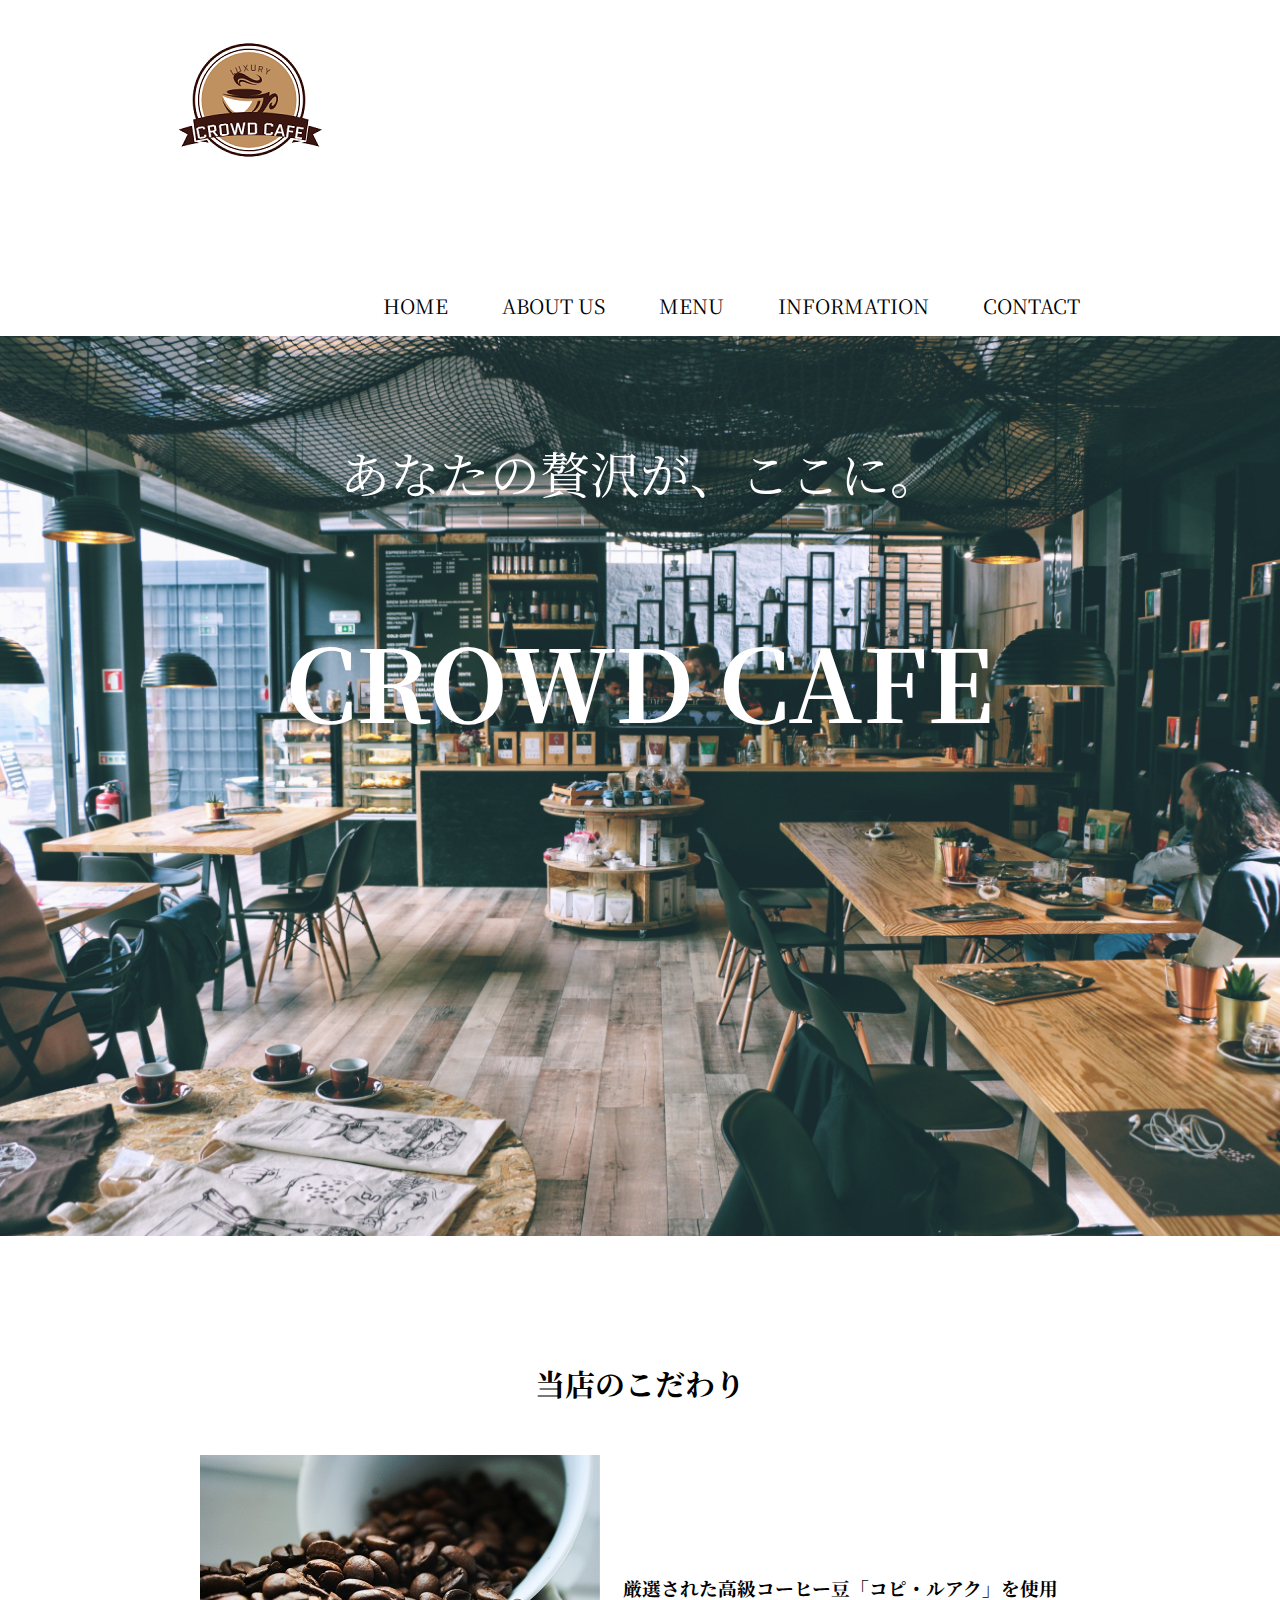
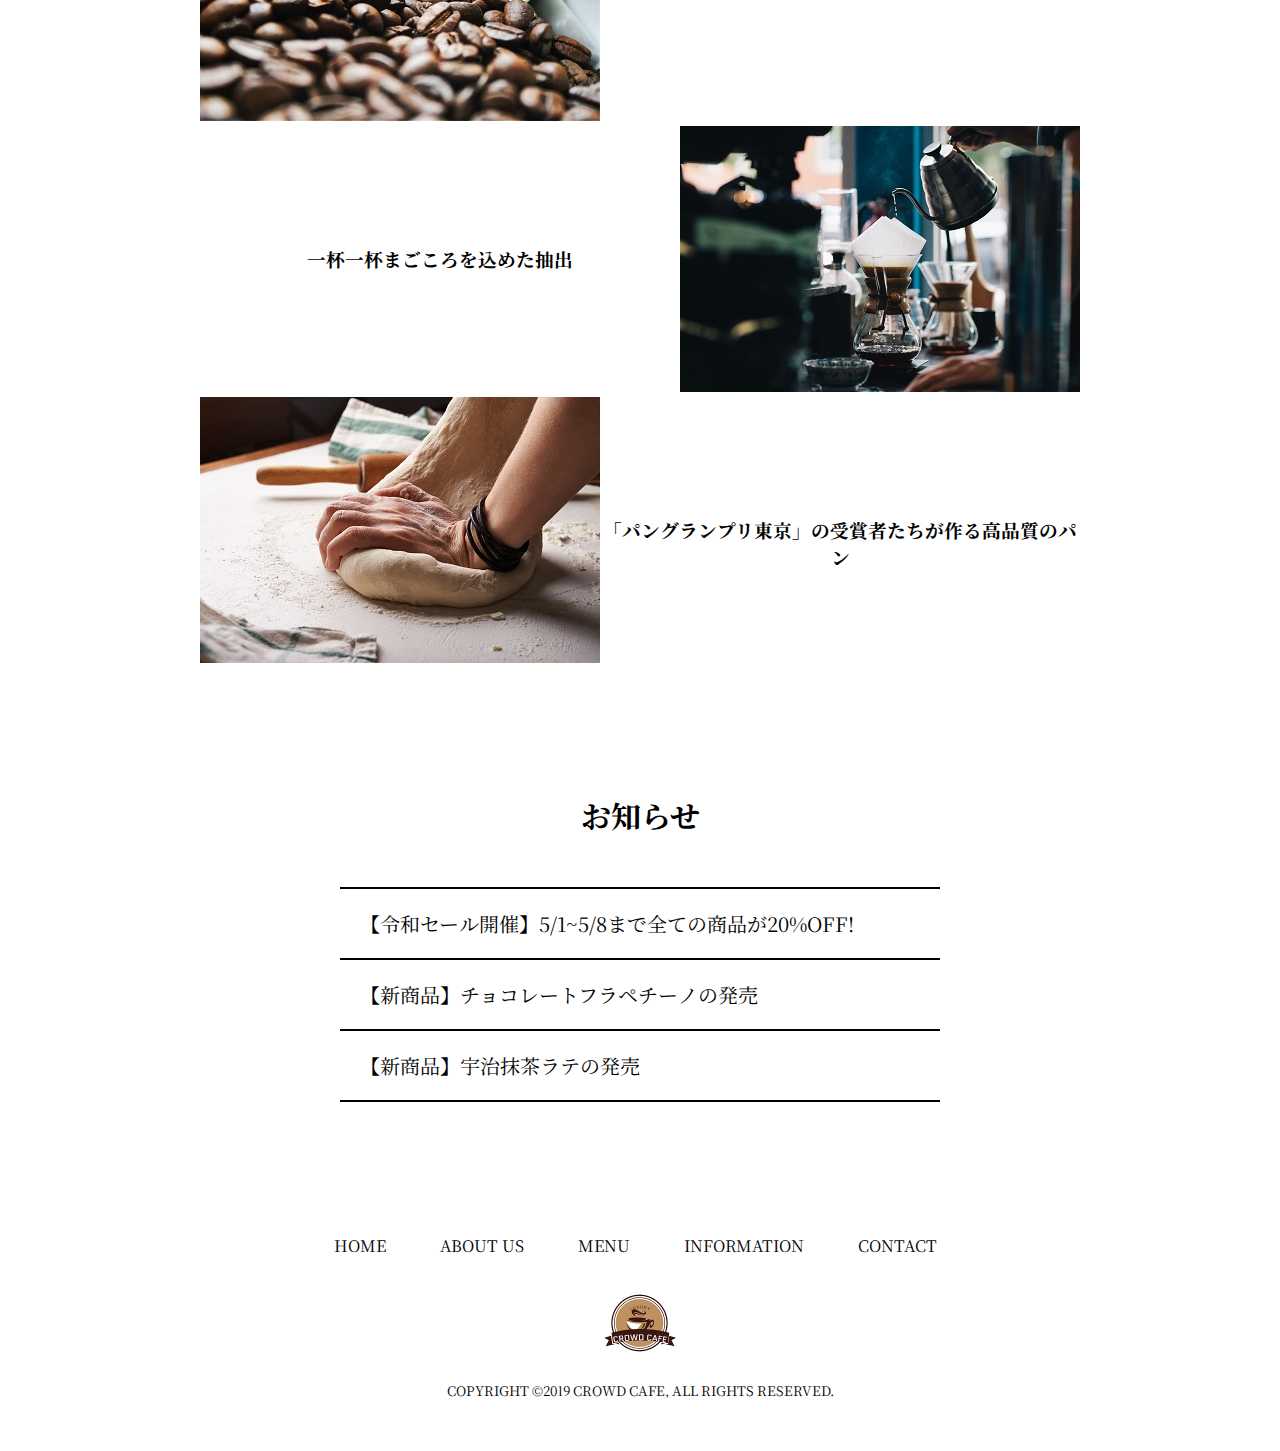
<file: index.html>
<!DOCTYPE html>
<html lang="ja">
  <head>
    <meta charset="utf-8">
    <link rel="stylesheet" href="index.css">
    <link href="https://fonts.googleapis.com/css?family=Lato" rel="stylesheet">
    <link href="https://fonts.googleapis.com/css?family=Noto+Serif+JP" rel="stylesheet">
    <link rel="shortcut icon" href="images/favicon.ico">
    <title>CROWD CAFE</title>
  </head>
  <body>
    <div class="header over">
      <div class="header_logo left">
        <img src="images/logo.png" alt="クラウドカフェのロゴ画像">
      </div>
      <div class="nav right">
        <ul>
          <li><a href="toppage.html">HOME</a></li>
          <li><a href="#">ABOUT US</a></li>
          <li><a href="#">MENU</a></li>
          <li><a href="#">INFORMATION</a></li>
          <li><a href="#">CONTACT</a></li>
        </ul>
      </div>
    </div>
    <div class="main_container">
      <div class="main_visual">
        <div class="catch_phrase">
          <p>あなたの贅沢が、ここに。</p>
          <h1>CROWD CAFE</h1>
        </div>
      </div>
      <div class="intro">
        <h2>当店のこだわり</h2>
        <div class="good_coffee over">
          <div class="good_coffee_visual opacity left">
            <img src="images/good_coffee_image.jpg" alt="高級コーヒー豆">
          </div>
          <div class="good_coffee_text intro_text">
            <h3>厳選された高級コーヒー豆「コピ・ルアク」を使用</h3>
          </div>
        </div>
        <div class="pouring_coffee over">
          <div class="pouring_coffee_visual opacity right">
            <img src="images/pouring_coffee.jpg" alt="注がれるコーヒー">
          </div>
          <div class="pouring_coffee_text intro_text">
            <h3>一杯一杯まごころを込めた抽出</h3>
          </div>
        </div>
        <div class="making_bread over">
          <div class="making_bread_visual opacity left">
            <img src="images/making_bread_image.jpg" alt="高品質のパン">
          </div>
          <div class="making_bread_text intro_text">
            <h3>「パングランプリ東京」の受賞者たちが作る高品質のパン</h3>
          </div>
        </div>
      </div>
      <div class="news">
        <h2>お知らせ</h2>
        <div class="news_contents">
          <ul>
            <li>【令和セール開催】5/1~5/8まで全ての商品が20%OFF!</li>
            <li>【新商品】チョコレートフラペチーノの発売</li>
            <li class="last_content">【新商品】宇治抹茶ラテの発売</li>
          </ul>
        </div>
      </div>
    </div>
    <div class="footer">
      <ul>
        <li><a href="toppage.html">HOME</a></li>
        <li><a href="#">ABOUT US</a></li>
        <li><a href="#">MENU</a></li>
        <li><a href="#">INFORMATION</a></li>
        <li><a href="#">CONTACT</a></li>
      </ul>
      <div class="footer_logo">
        <img src="images/logo.png" alt="クラウドカフェのロゴ画像">
      </div>
      <small>COPYRIGHT &copy;2019 CROWD CAFE, ALL RIGHTS RESERVED.</small>
    </div>
  </body>
</html>
</file>
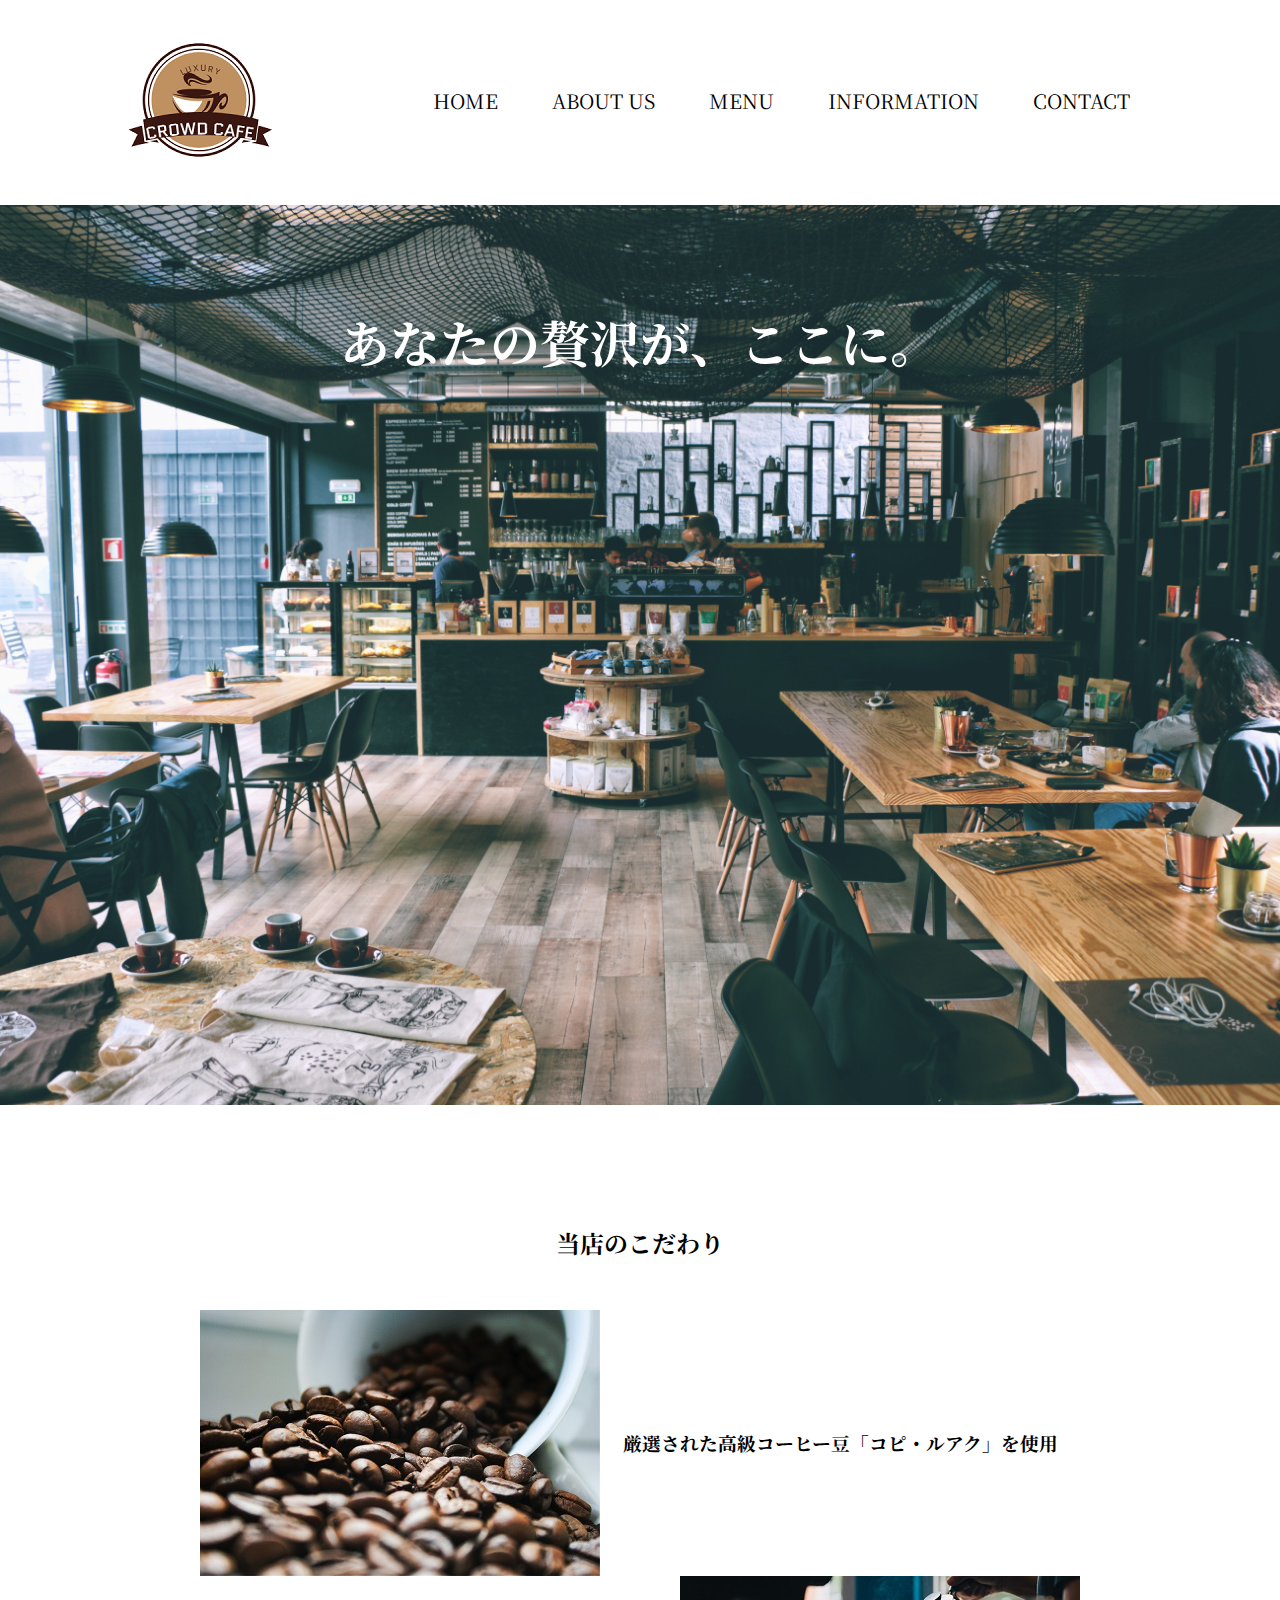
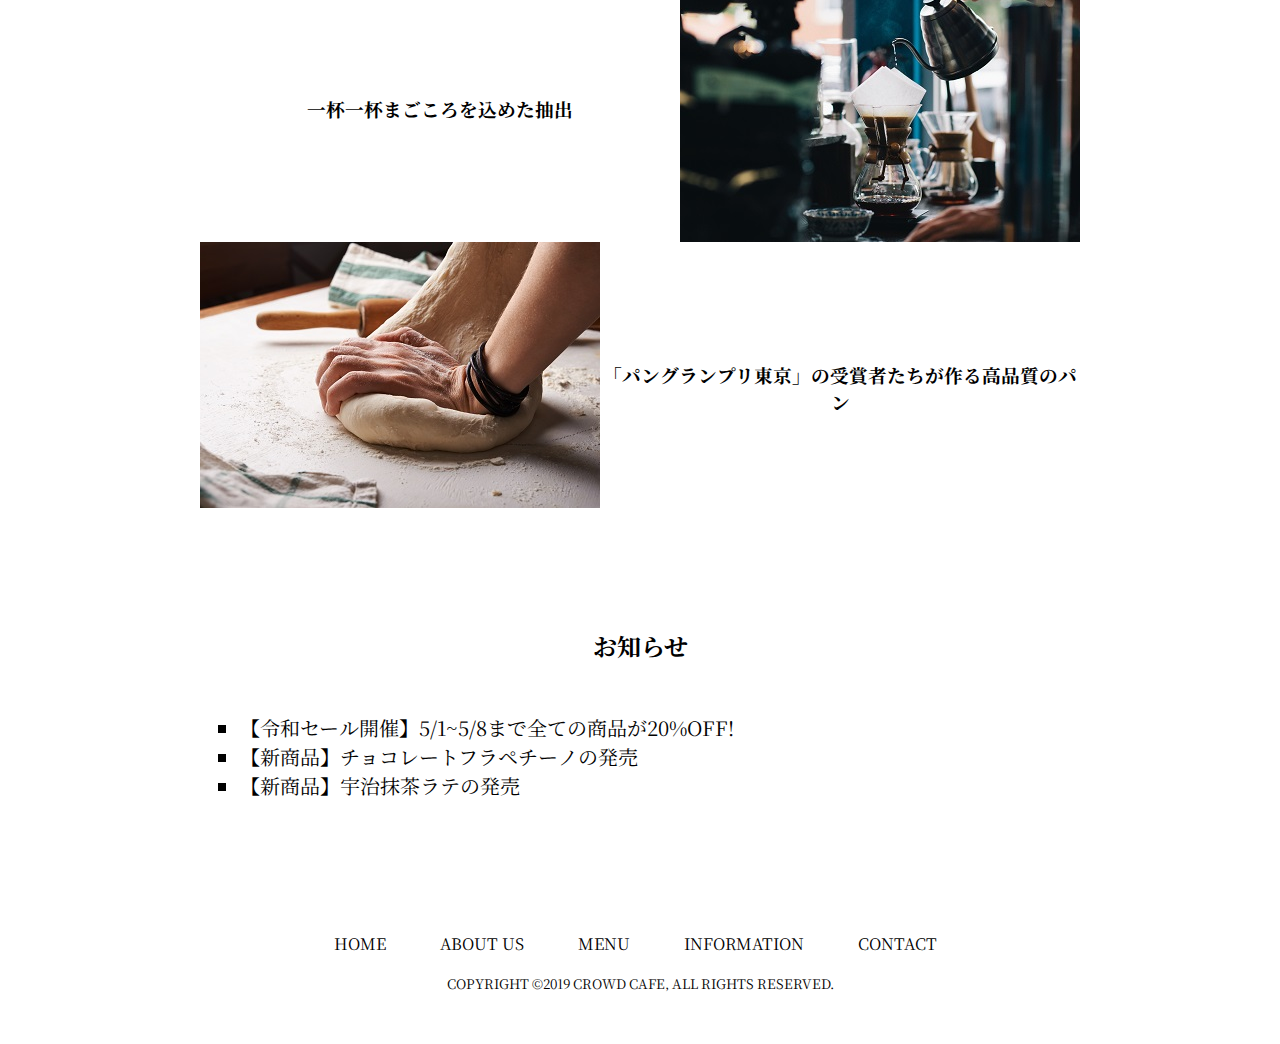
<file: toppage.html>
<!DOCTYPE html>
<html lang="ja">
  <head>
    <meta charset="utf-8">
    <link rel="stylesheet" href="toppage.css">
    <link href="https://fonts.googleapis.com/css?family=Lato" rel="stylesheet">
    <link href="https://fonts.googleapis.com/css?family=Noto+Serif+JP" rel="stylesheet">
    <title>CROWD CAFE</title>
  </head>
  <body>
    <div class="header over">
      <div class="header_logo">
        <img src="images/logo.png" alt="">
      </div>
      <div class="navigation">
        <ul>
          <li><a href="#">HOME</a></li>
          <li><a href="#">ABOUT US</a></li>
          <li><a href="#">MENU</a></li>
          <li><a href="#">INFORMATION</a></li>
          <li><a href="#">CONTACT</a></li>
        </ul>
      </div>
    </div>
    <div class="main">
      <div class="main_visual">
        <div class="catch_phrase">
          <h1>あなたの贅沢が、ここに。</h1>
        </div>
      </div>
      <div class="information">
        <h2>当店のこだわり</h2>
        <div class="coffee over">
          <div class="coffee_visual">
            <img src="images/coffee_image.jpg" alt="">
          </div>
          <div class="coffee_text">
            <h3>厳選された高級コーヒー豆「コピ・ルアク」を使用</h3>
          </div>
        </div>
        <div class="pour_coffee over">
          <div class="pour_coffee_visual">
            <img src="images/pour_coffee.jpg" alt="">
          </div>
          <div class="pour_coffee_text">
            <h3>一杯一杯まごころを込めた抽出</h3>
          </div>
        </div>
        <div class="making_bread over">
          <div class="making_bread_visual">
            <img src="images/making_bread_image.jpg" alt="">
          </div>
          <div class="making_bread_text">
            <h3>「パングランプリ東京」の受賞者たちが作る高品質のパン</h3>
          </div>
        </div>
      </div>
      <div class="news">
        <h2>お知らせ</h2>
        <ul>
          <li>【令和セール開催】5/1~5/8まで全ての商品が20%OFF!</li>
          <li>【新商品】チョコレートフラペチーノの発売</li>
          <li>【新商品】宇治抹茶ラテの発売</li>
        </ul>
      </div>
    </div>
    <div class="footer">
      <ul>
        <li><a href="#">HOME</a></li>
        <li><a href="#">ABOUT US</a></li>
        <li><a href="#">MENU</a></li>
        <li><a href="#">INFORMATION</a></li>
        <li><a href="#">CONTACT</a></li>
      </ul>
      <small>COPYRIGHT &copy;2019 CROWD CAFE, ALL RIGHTS RESERVED.</small>
    </div>
  </body>
</html>
</file>
<file: index.css>
@charset "UTF-8";

body {
  font-family: 'Lato', sans-serif;
  font-family: 'Noto Serif JP', serif;
  padding: 0;
  margin: 0;
}

.header_logo {
  margin-left: 150px;
}

.nav {
  padding-top: 70px;
  margin-right: 150px;
}

.nav ul li {
  list-style: none;
  display: inline-block;
  margin-right: 50px;
  font-size: 20px;
}

.nav ul li a {
  text-decoration: none;
  color: #000000;
}

.nav ul li a:hover {
  text-decoration: underline;
}

.main_visual {
  background-image: url("images/crowdcafe_top_main.jpg");
  background-size: cover;
  background-repeat: no-repeat;
  height: 100vh;
}

.catch_phrase {
  color: #ffffff;
}

.catch_phrase p {
  margin: auto;
  padding-top: 100px;
  width: 600px;
  font-size: 50px;
}

.catch_phrase h1 {
  margin-top: 100px;
  text-align: center;
  font-size: 100px;
}

.intro, .news {
  padding: 100px 200px 0;
}

.intro h2, .news h2 {
  margin-bottom: 50px;
  text-align: center;
  font-size: 30px;
}

.opacity img:hover {
  opacity: 0.7
}

.intro_text {
  padding-top: 100px;
  text-align: center;
}

.news_contents {
  width: 600px;
  margin: auto;
}

.news_contents ul {
  padding-left: 0;
}

.news_contents ul li {
  padding: 20px;
  list-style: none;
  font-size: 20px;
  border-top: 2px solid #000000;
}

.last_content {
  border-bottom: 2px solid #000000;
}

.footer {
  text-align: center;
  padding: 100px 200px 50px;
}

.footer ul li {
  list-style: none;
  display: inline-block;
  margin-right: 50px;
}

.footer ul li a {
  text-decoration: none;
  color: #000000;
}

.footer ul li a:hover {
  text-decoration: underline;
}

.footer_logo img {
  width: 100px;
  height: auto;
}

/*overflow: hidden*/

.over {
  overflow: hidden;
}

/*フロート設定*/

.left {
  float: left;
}

.right {
  float: right;
}
</file>
<file: toppage.css>
@charset "UTF-8";

body {
  font-family: 'Lato', sans-serif;
  font-family: 'Noto Serif JP', serif;
  margin: auto;
}

.header_logo {
  padding-left: 100px;
  float: left;
}

.navigation {
  padding-top: 70px;
  margin-right: 100px;
  float: right;
}

.navigation ul li {
  list-style: none;
  display: inline-block;
  margin-right: 50px;
  font-size: 20px;
}

.navigation ul li a {
  text-decoration: none;
  color: #000000;
}

.navigation ul li a:hover {
  text-decoration: underline;
}

.main_visual {
  background-image: url("images/crowdcafe_top_main.jpg");
  background-size: cover;
  background-repeat: no-repeat;
  height: 100vh;
}

.catch_phrase h1 {
  margin: auto;
  padding-top: 100px;
  width: 600px;
  color: #ffffff;
  font-size: 50px;
}

.information, .news {
  padding: 100px 200px 0;
}

.information h2, .news h2 {
  margin-bottom: 50px;
  text-align: center;
}

.coffee_text, .pour_coffee_text, .making_bread_text {
  padding-top: 100px;
  text-align: center;
}

.coffee_visual img {
  float: left;
}

.coffee_visual img:hover {
  opacity: 0.7
}

.pour_coffee_visual img {
  float: right;
}

.pour_coffee_visual img:hover {
  opacity: 0.7
}

.making_bread_visual img {
  float: left;
}

.making_bread_visual img:hover {
  opacity: 0.7
}

.news ul li {
  list-style-type: square;
  font-size: 20px;
}

.over {
  overflow: hidden;
}

.footer {
  text-align: center;
  padding: 100px 200px 50px;
}

.footer ul li {
  list-style: none;
  display: inline-block;
  margin-right: 50px;
}

.footer ul li a {
  text-decoration: none;
  color: #000000;
}

.footer ul li a:hover {
  text-decoration: underline;
}
</file>
